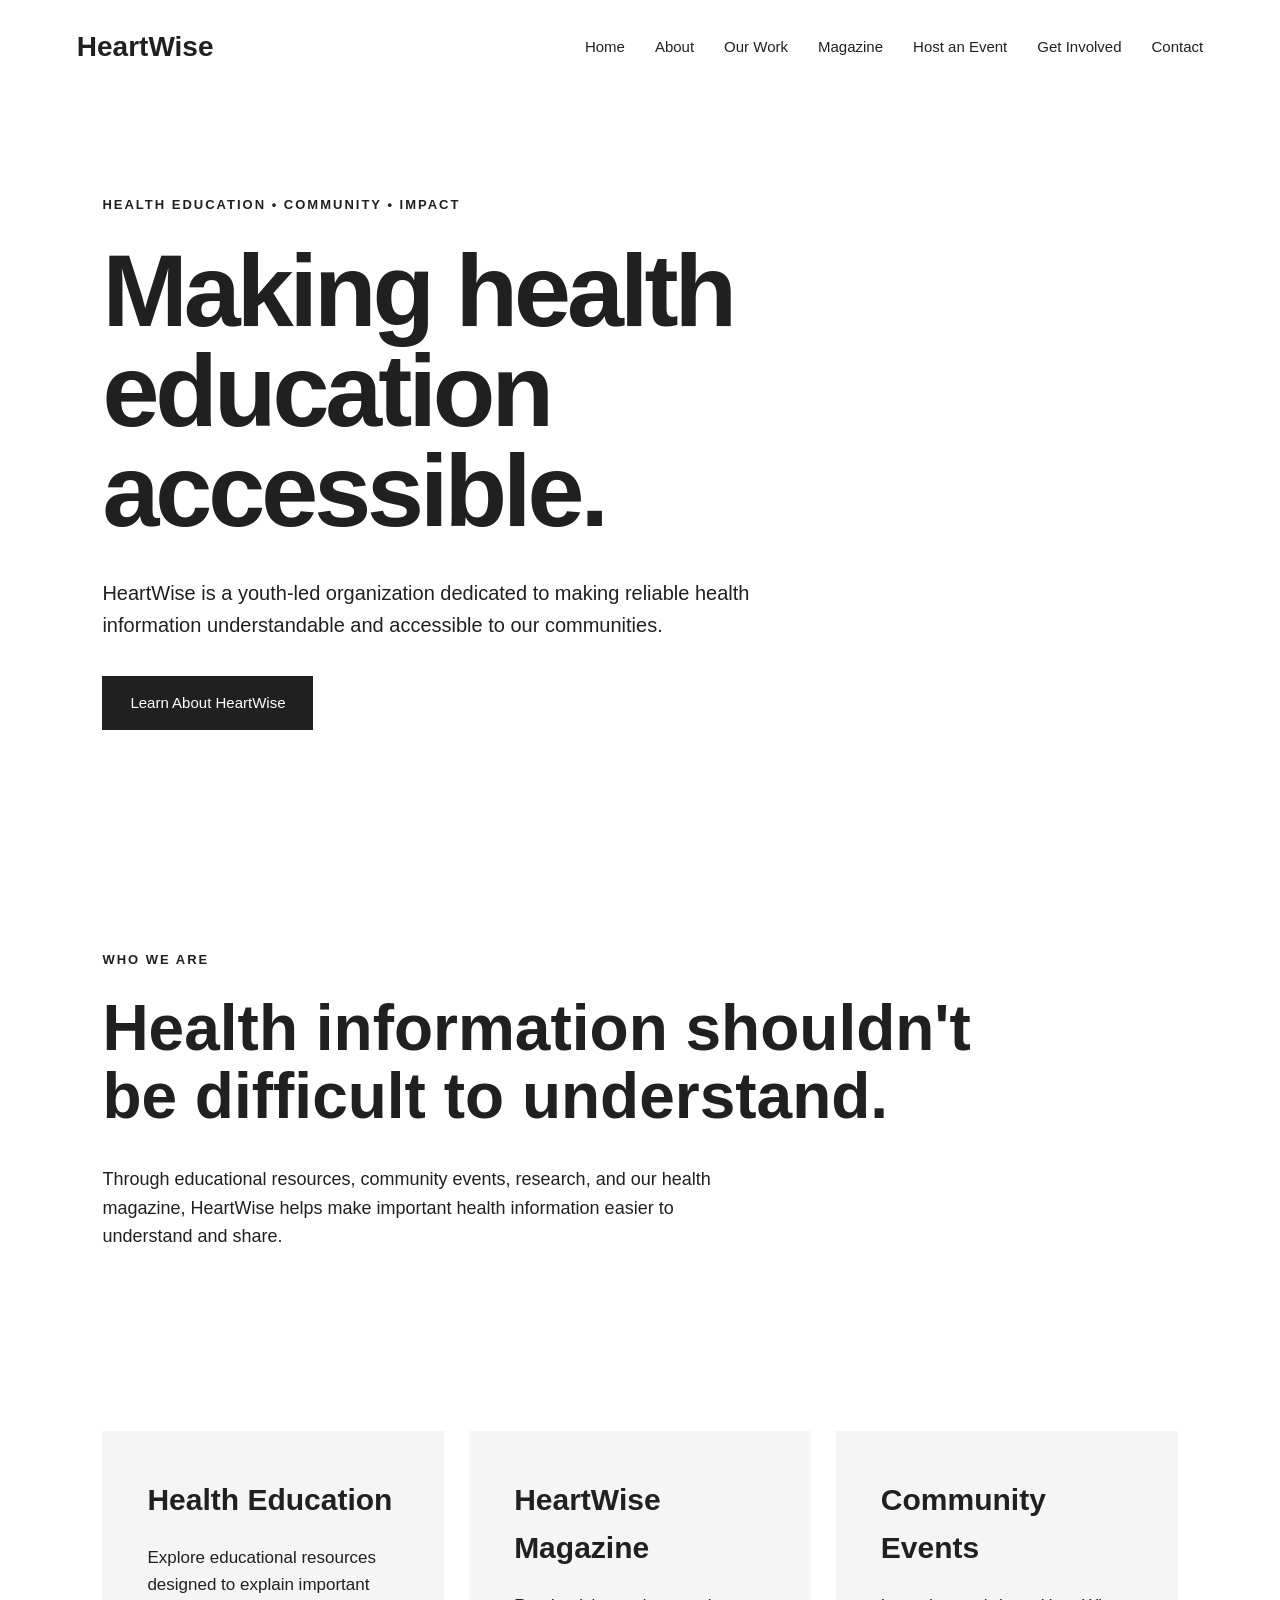
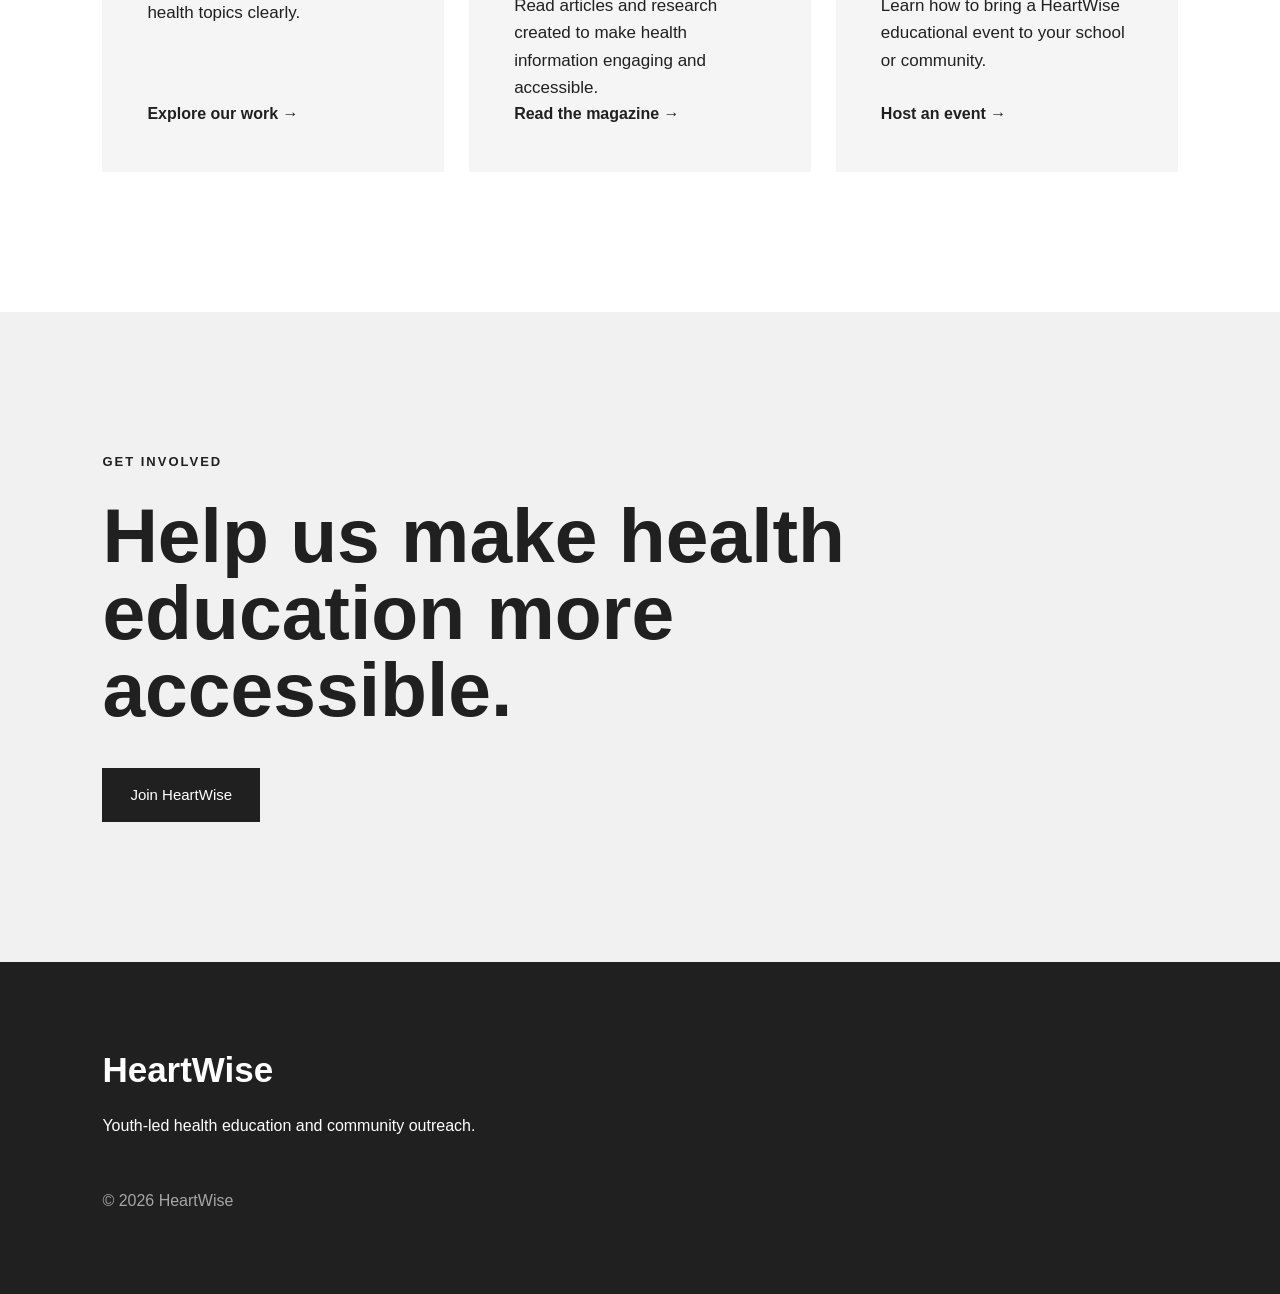
<file: index.html>
<!DOCTYPE html>
<html lang="en">

<head>
  <meta charset="UTF-8">
  <meta name="viewport" content="width=device-width, initial-scale=1.0">

  <title>HeartWise</title>

  <link rel="stylesheet" href="style.css">
</head>

<body>

 <header>
  <nav class="navbar">

    <a href="index.html" class="logo">HeartWise</a>

    <div class="nav-links">
      <a href="index.html">Home</a>
      <a href="about.html">About</a>
      <a href="work.html">Our Work</a>
      <a href="magazine.html">Magazine</a>
      <a href="host-event.html">Host an Event</a>
      <a href="get-involved.html">Get Involved</a>
      <a href="contact.html">Contact</a>
    </div>

  </nav>
</header>


  <main>

    <section class="hero">

      <div class="hero-content">

        <p class="eyebrow">
          HEALTH EDUCATION • COMMUNITY • IMPACT
        </p>

        <h1>
          Making health education accessible.
        </h1>

        <p class="hero-description">
          HeartWise is a youth-led organization dedicated to making
          reliable health information understandable and accessible
          to our communities.
        </p>

        <a href="about.html" class="button">
          Learn About HeartWise
        </a>

      </div>

    </section>


    <section class="intro">

      <p class="section-label">
        WHO WE ARE
      </p>

      <h2>
        Health information shouldn't be difficult to understand.
      </h2>

      <p>
        Through educational resources, community events, research,
        and our health magazine, HeartWise helps make important
        health information easier to understand and share.
      </p>

    </section>


    <section class="features">

      <div class="feature-card">

        <h3>Health Education</h3>

        <p>
          Explore educational resources designed to explain
          important health topics clearly.
        </p>

        <a href="work.html">
          Explore our work →
        </a>

      </div>


      <div class="feature-card">

        <h3>HeartWise Magazine</h3>

        <p>
          Read articles and research created to make health
          information engaging and accessible.
        </p>

        <a href="magazine.html">
          Read the magazine →
        </a>

      </div>


      <div class="feature-card">

        <h3>Community Events</h3>

        <p>
          Learn how to bring a HeartWise educational event
          to your school or community.
        </p>

        <a href="host-event.html">
          Host an event →
        </a>

      </div>

    </section>


    <section class="cta">

      <p class="section-label">
        GET INVOLVED
      </p>

      <h2>
        Help us make health education more accessible.
      </h2>

      <a href="get-involved.html" class="button">
        Join HeartWise
      </a>

    </section>

  </main>


  <footer>

    <div class="footer-content">

      <h2>HeartWise</h2>

      <p>
        Youth-led health education and community outreach.
      </p>

      <p class="copyright">
        © 2026 HeartWise
      </p>

    </div>

  </footer>

</body>

</html>
</file>
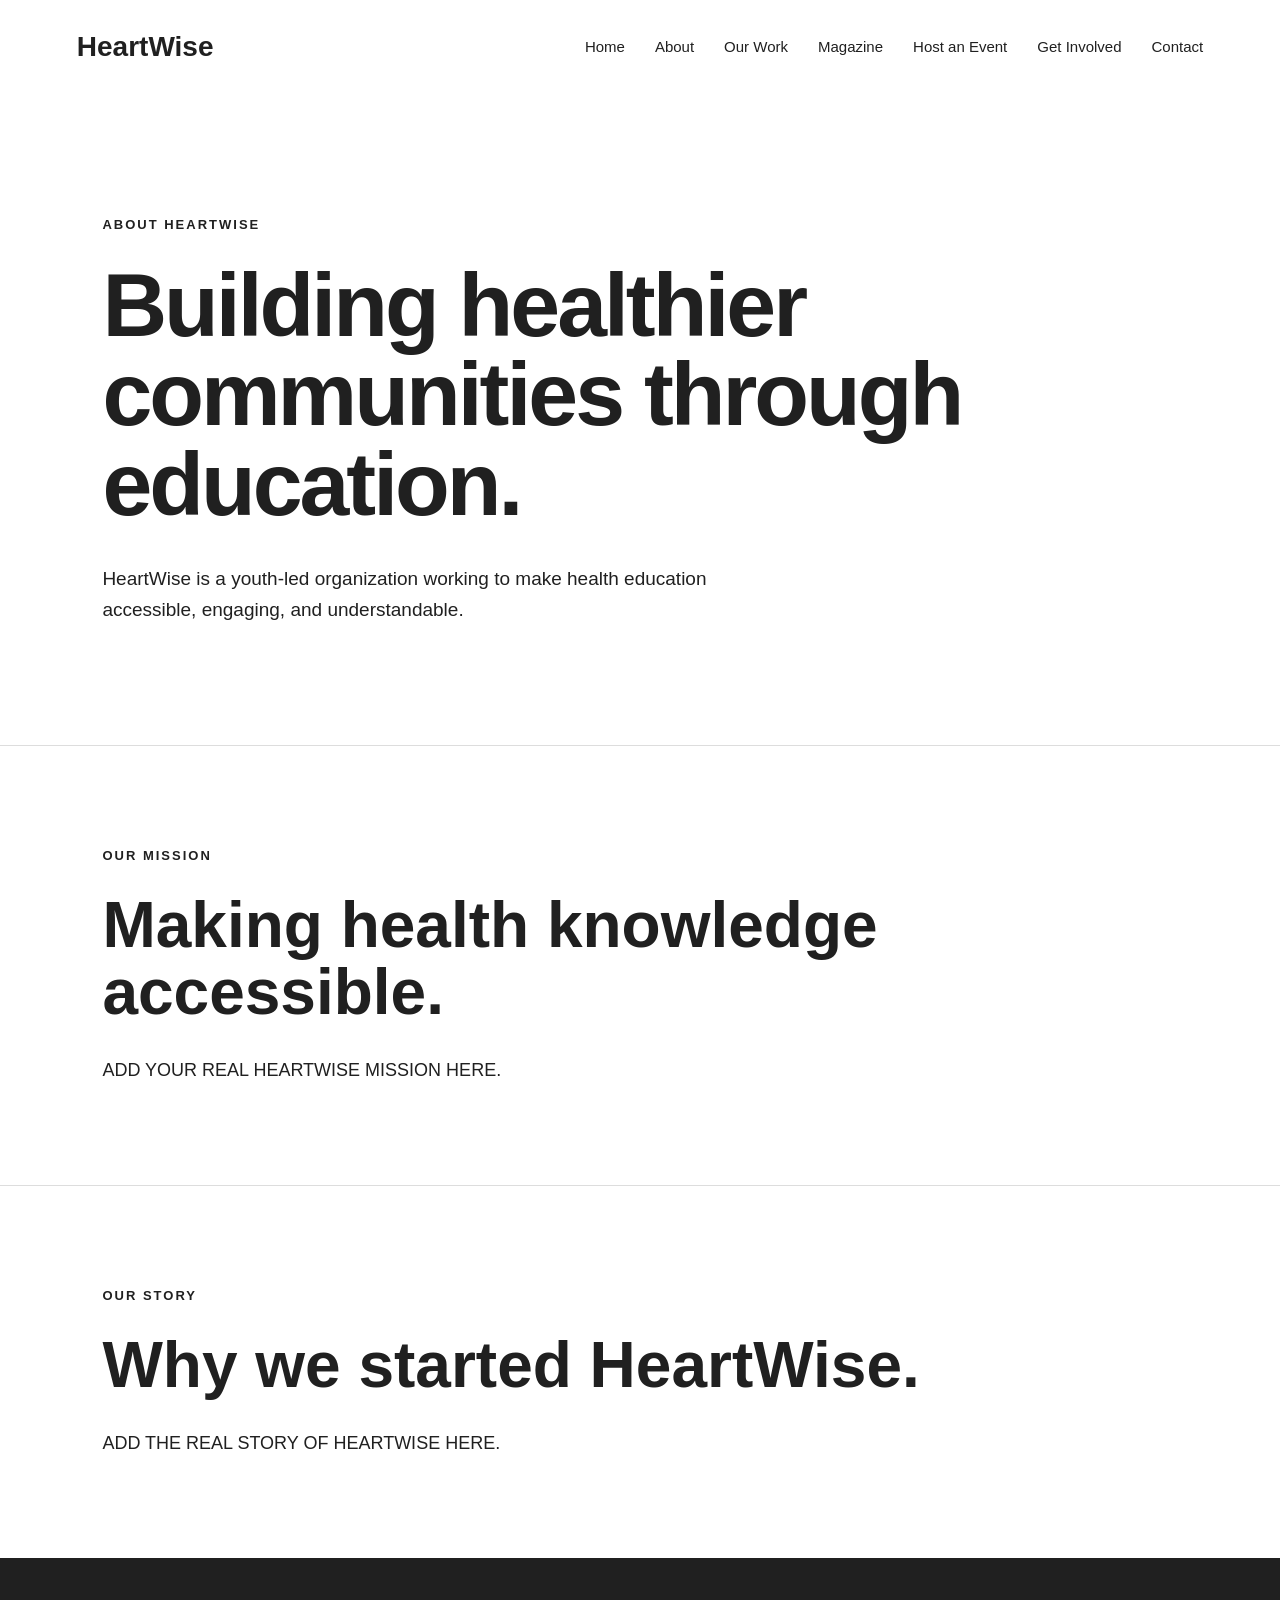
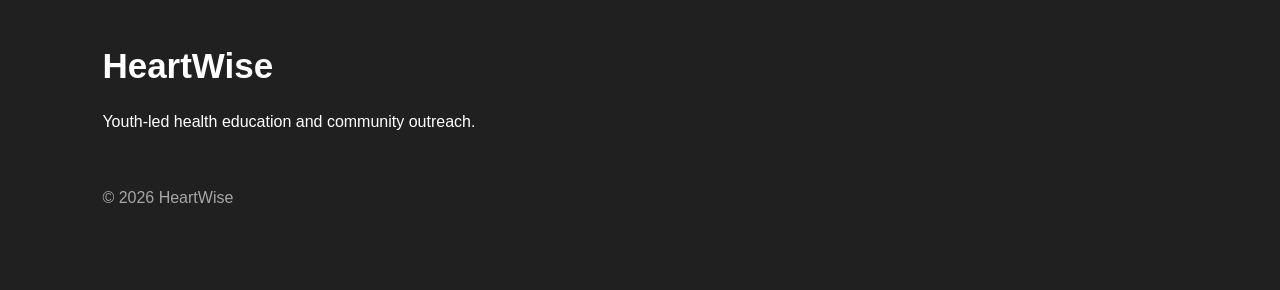
<file: about.html>
<!DOCTYPE html>
<html lang="en">

<head>

  <meta charset="UTF-8">
  <meta name="viewport" content="width=device-width, initial-scale=1.0">

  <title>About | HeartWise</title>

  <link rel="stylesheet" href="style.css">

</head>

<body>

 <header>
  <nav class="navbar">

    <a href="index.html" class="logo">HeartWise</a>

    <div class="nav-links">
      <a href="index.html">Home</a>
      <a href="about.html">About</a>
      <a href="work.html">Our Work</a>
      <a href="magazine.html">Magazine</a>
      <a href="host-event.html">Host an Event</a>
      <a href="get-involved.html">Get Involved</a>
      <a href="contact.html">Contact</a>
    </div>

  </nav>
</header>

  <main>

    <section class="page-hero">

      <p class="section-label">ABOUT HEARTWISE</p>

      <h1>
        Building healthier communities through education.
      </h1>

      <p>
        HeartWise is a youth-led organization working to make
        health education accessible, engaging, and understandable.
      </p>

    </section>


    <section class="about-section">

      <p class="section-label">OUR MISSION</p>

      <h2>
        Making health knowledge accessible.
      </h2>

      <p>
        ADD YOUR REAL HEARTWISE MISSION HERE.
      </p>

    </section>


    <section class="about-section">

      <p class="section-label">OUR STORY</p>

      <h2>
        Why we started HeartWise.
      </h2>

      <p>
        ADD THE REAL STORY OF HEARTWISE HERE.
      </p>

    </section>

  </main>


  <footer>

    <h2>HeartWise</h2>

    <p>
      Youth-led health education and community outreach.
    </p>

    <p class="copyright">
      © 2026 HeartWise
    </p>

  </footer>

</body>

</html>
</file>
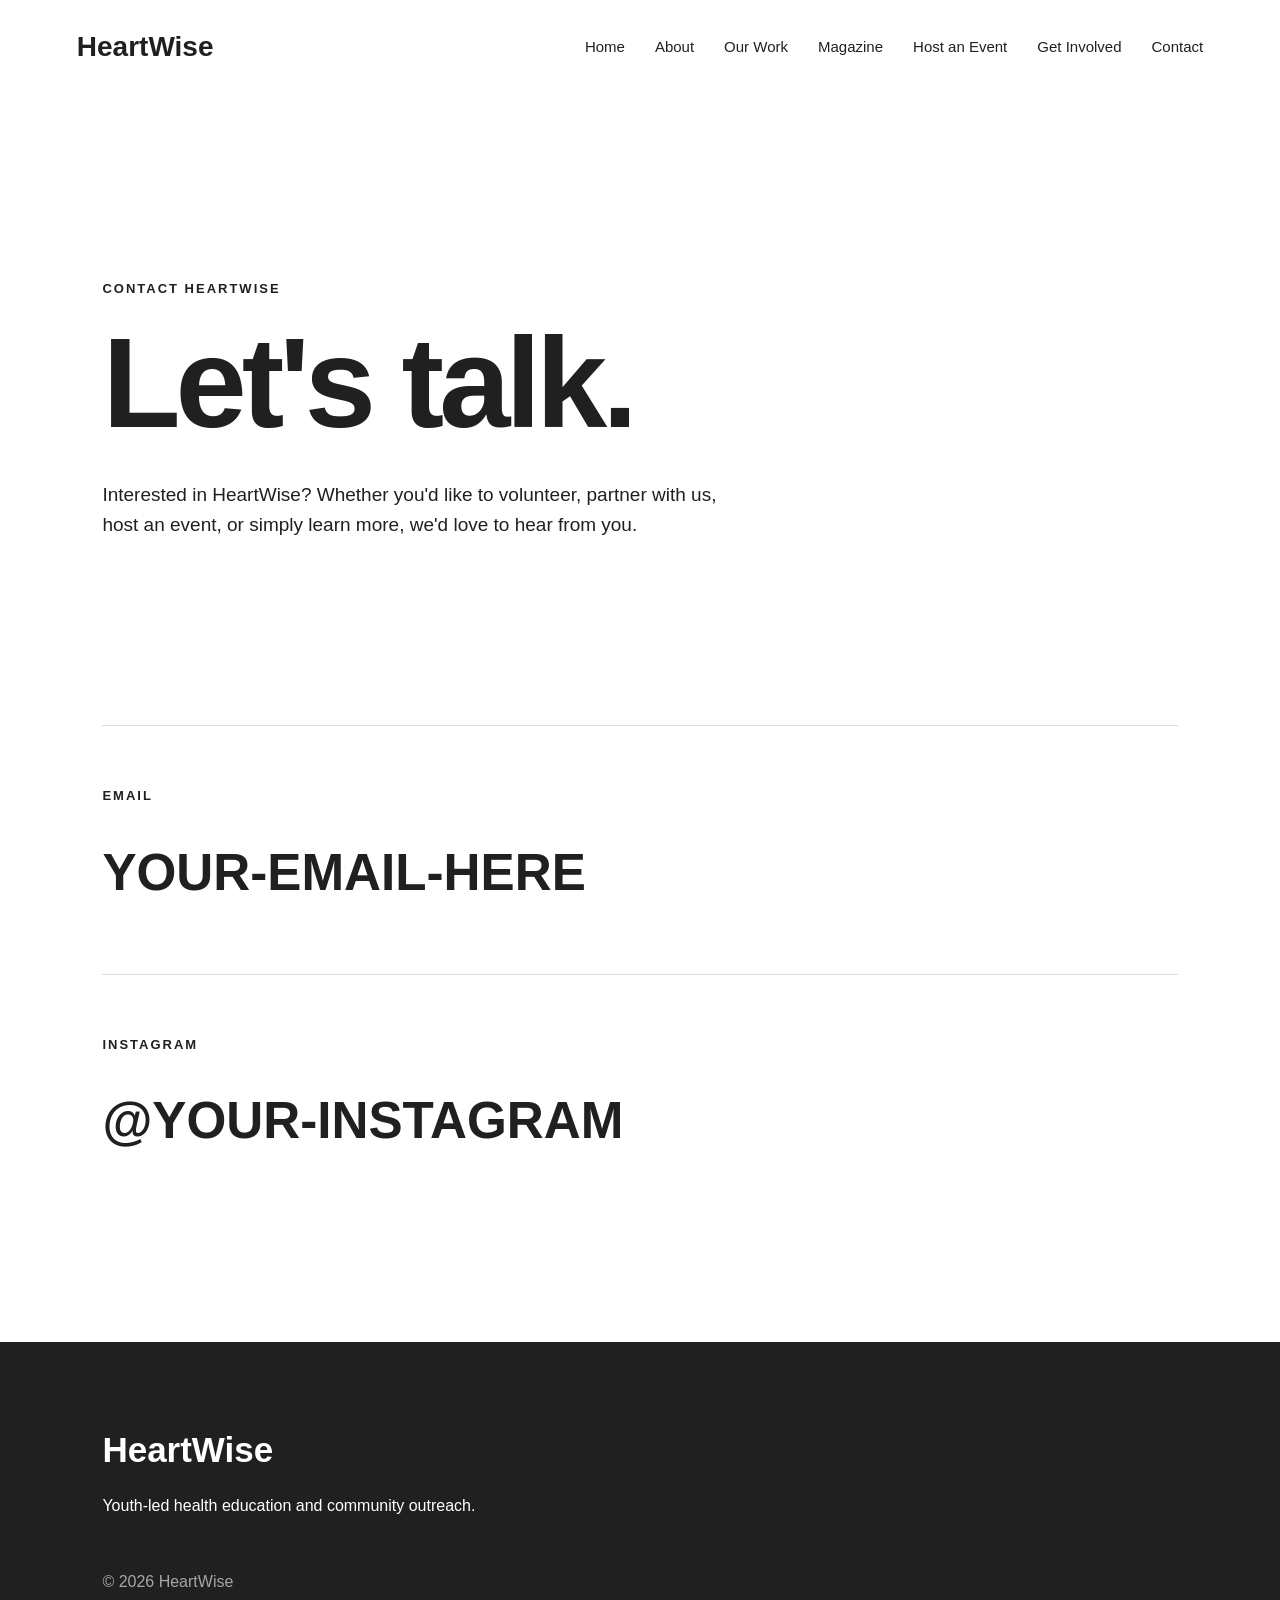
<file: contact.html>
<!DOCTYPE html>
<html lang="en">

<head>
  <meta charset="UTF-8">
  <meta name="viewport" content="width=device-width, initial-scale=1.0">

  <title>Contact | HeartWise</title>

  <link rel="stylesheet" href="style.css">
</head>

<body>

  <!-- NAVIGATION -->
  <header>
    <nav class="navbar">

      <a href="index.html" class="logo">HeartWise</a>

      <div class="nav-links">
        <a href="index.html">Home</a>
        <a href="about.html">About</a>
        <a href="work.html">Our Work</a>
        <a href="magazine.html">Magazine</a>
        <a href="host-event.html">Host an Event</a>
        <a href="get-involved.html">Get Involved</a>
        <a href="contact.html">Contact</a>
      </div>

    </nav>
  </header>


  <main>

    <section class="contact-hero">

      <p class="section-label">CONTACT HEARTWISE</p>

      <h1>Let's talk.</h1>

      <p>
        Interested in HeartWise? Whether you'd like to volunteer,
        partner with us, host an event, or simply learn more,
        we'd love to hear from you.
      </p>

    </section>


    <section class="contact-info">

      <div class="contact-item">

        <p class="section-label">EMAIL</p>

        <h2>
          <a href="mailto:YOUR-EMAIL-HERE">
            YOUR-EMAIL-HERE
          </a>
        </h2>

      </div>


      <div class="contact-item">

        <p class="section-label">INSTAGRAM</p>

        <h2>
          <a href="#">
            @YOUR-INSTAGRAM
          </a>
        </h2>

      </div>

    </section>

  </main>


  <footer>

    <h2>HeartWise</h2>

    <p>Youth-led health education and community outreach.</p>

    <p class="copyright">© 2026 HeartWise</p>

  </footer>

</body>
</html>
</file>
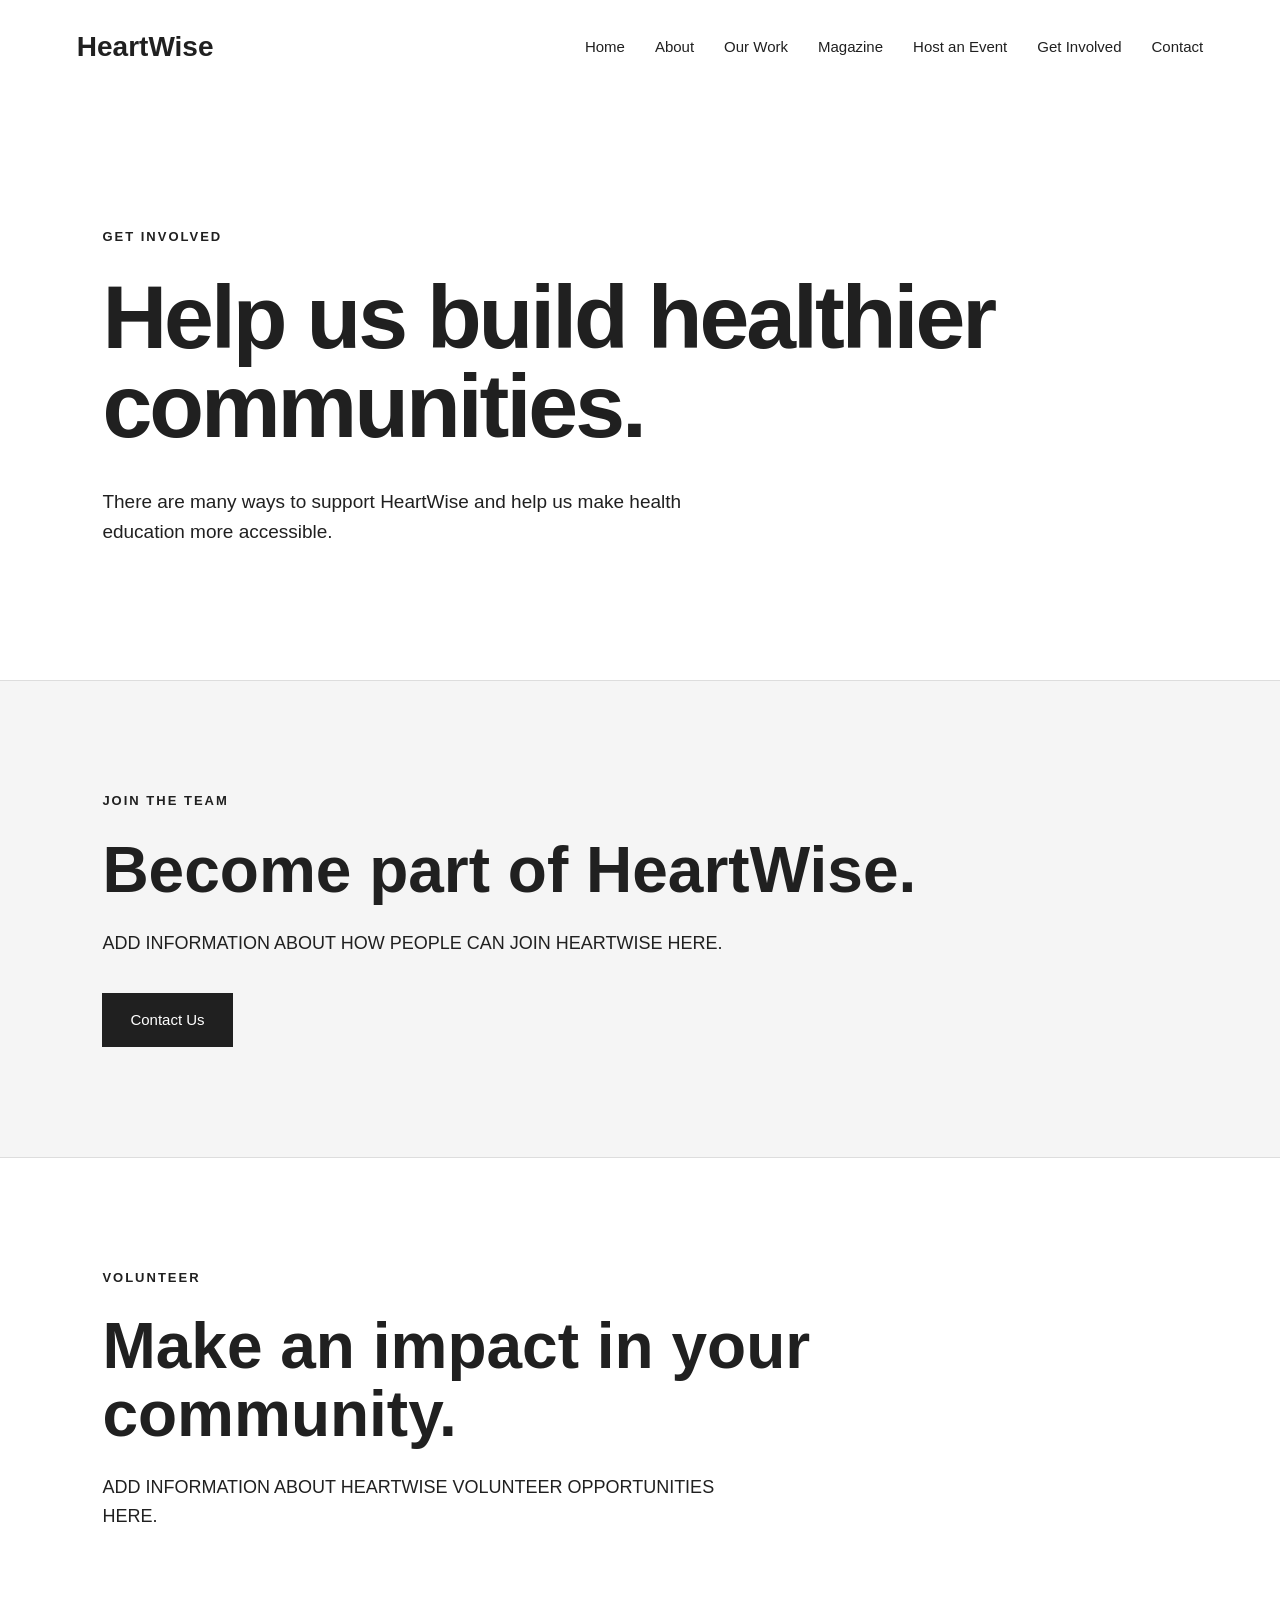
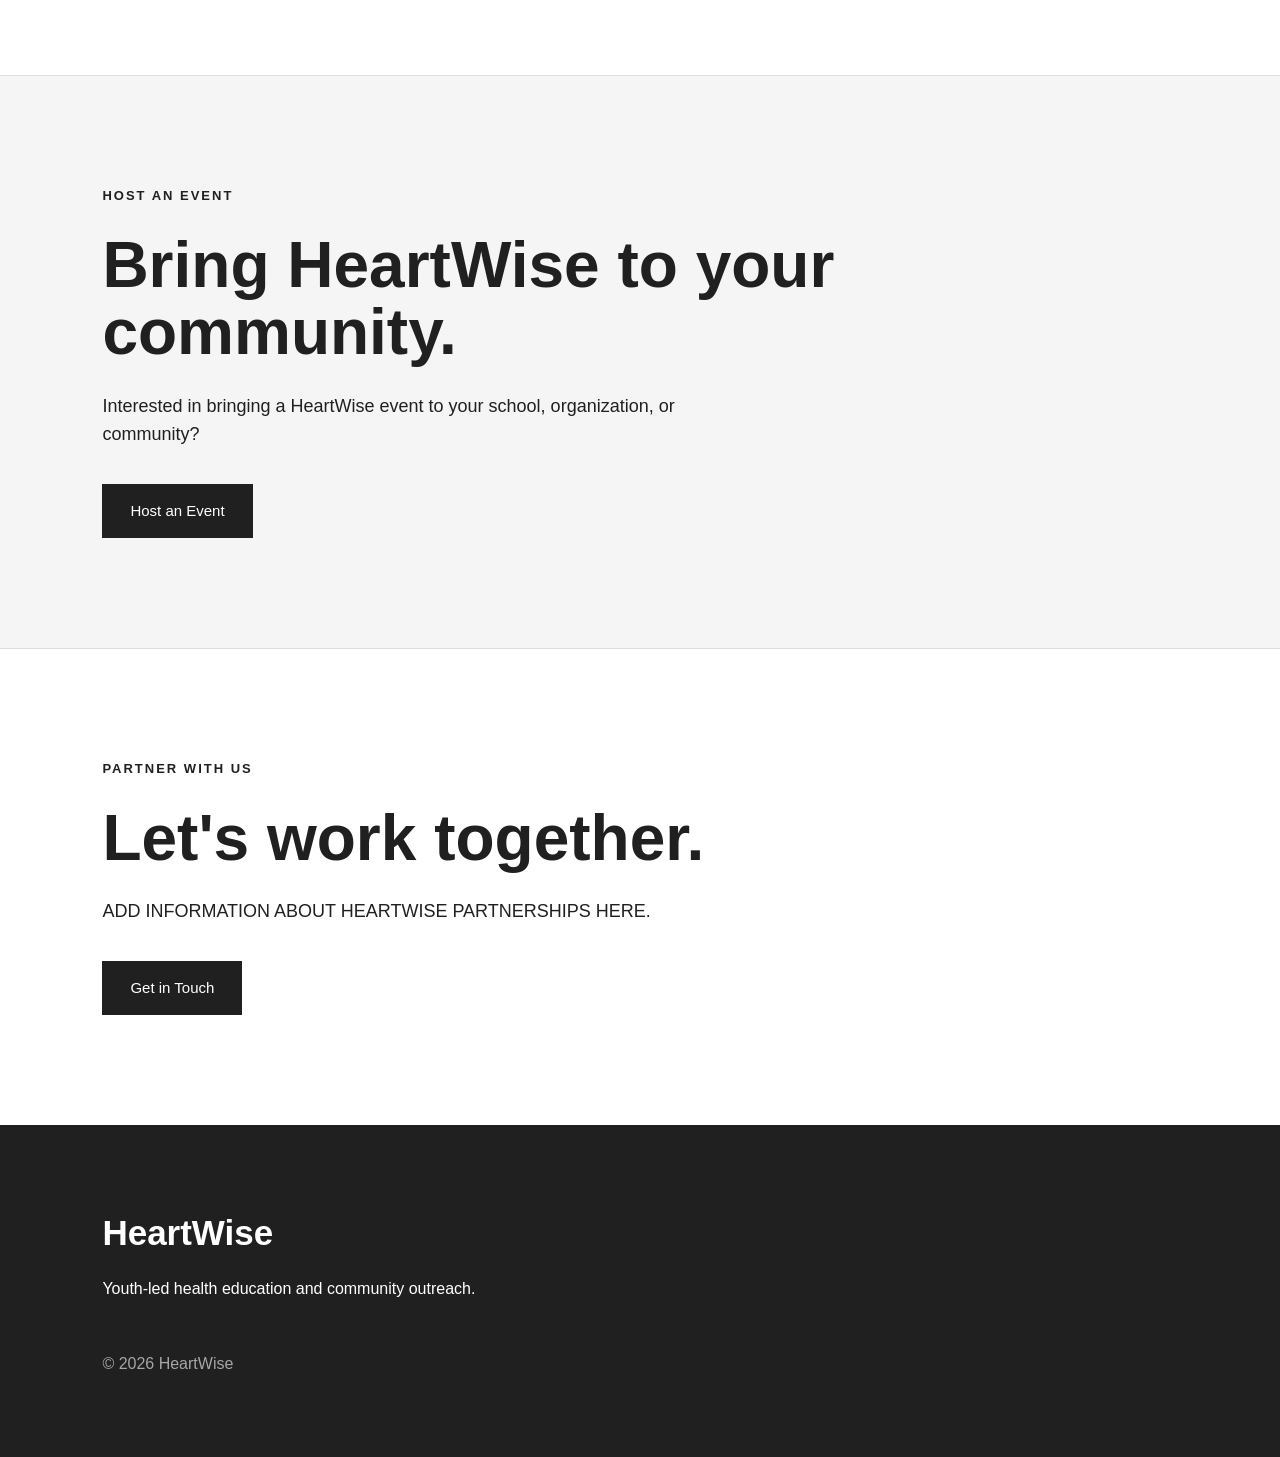
<file: get-involved.html>
<!DOCTYPE html>
<html lang="en">

<head>
  <meta charset="UTF-8">
  <meta name="viewport" content="width=device-width, initial-scale=1.0">

  <title>Get Involved | HeartWise</title>

  <link rel="stylesheet" href="style.css">
</head>

<body>

  <!-- NAVIGATION -->
  <header>
    <nav class="navbar">

      <a href="index.html" class="logo">HeartWise</a>

      <div class="nav-links">
        <a href="index.html">Home</a>
        <a href="about.html">About</a>
        <a href="work.html">Our Work</a>
        <a href="magazine.html">Magazine</a>
        <a href="host-event.html">Host an Event</a>
        <a href="get-involved.html">Get Involved</a>
        <a href="contact.html">Contact</a>
      </div>

    </nav>
  </header>


  <main>

    <!-- INTRO -->
    <section class="page-hero">

      <p class="section-label">GET INVOLVED</p>

      <h1>
        Help us build healthier communities.
      </h1>

      <p>
        There are many ways to support HeartWise and help us
        make health education more accessible.
      </p>

    </section>


    <!-- JOIN -->
    <section class="involvement-section">

      <p class="section-label">JOIN THE TEAM</p>

      <h2>Become part of HeartWise.</h2>

      <p>
        ADD INFORMATION ABOUT HOW PEOPLE CAN JOIN HEARTWISE HERE.
      </p>

      <a href="contact.html" class="button">
        Contact Us
      </a>

    </section>


    <!-- VOLUNTEER -->
    <section class="involvement-section">

      <p class="section-label">VOLUNTEER</p>

      <h2>Make an impact in your community.</h2>

      <p>
        ADD INFORMATION ABOUT HEARTWISE VOLUNTEER OPPORTUNITIES HERE.
      </p>

    </section>


    <!-- HOST -->
    <section class="involvement-section">

      <p class="section-label">HOST AN EVENT</p>

      <h2>Bring HeartWise to your community.</h2>

      <p>
        Interested in bringing a HeartWise event to your school,
        organization, or community?
      </p>

      <a href="host-event.html" class="button">
        Host an Event
      </a>

    </section>


    <!-- PARTNER -->
    <section class="involvement-section">

      <p class="section-label">PARTNER WITH US</p>

      <h2>Let's work together.</h2>

      <p>
        ADD INFORMATION ABOUT HEARTWISE PARTNERSHIPS HERE.
      </p>

      <a href="contact.html" class="button">
        Get in Touch
      </a>

    </section>

  </main>


  <footer>

    <h2>HeartWise</h2>

    <p>Youth-led health education and community outreach.</p>

    <p class="copyright">© 2026 HeartWise</p>

  </footer>

</body>
</html>
</file>
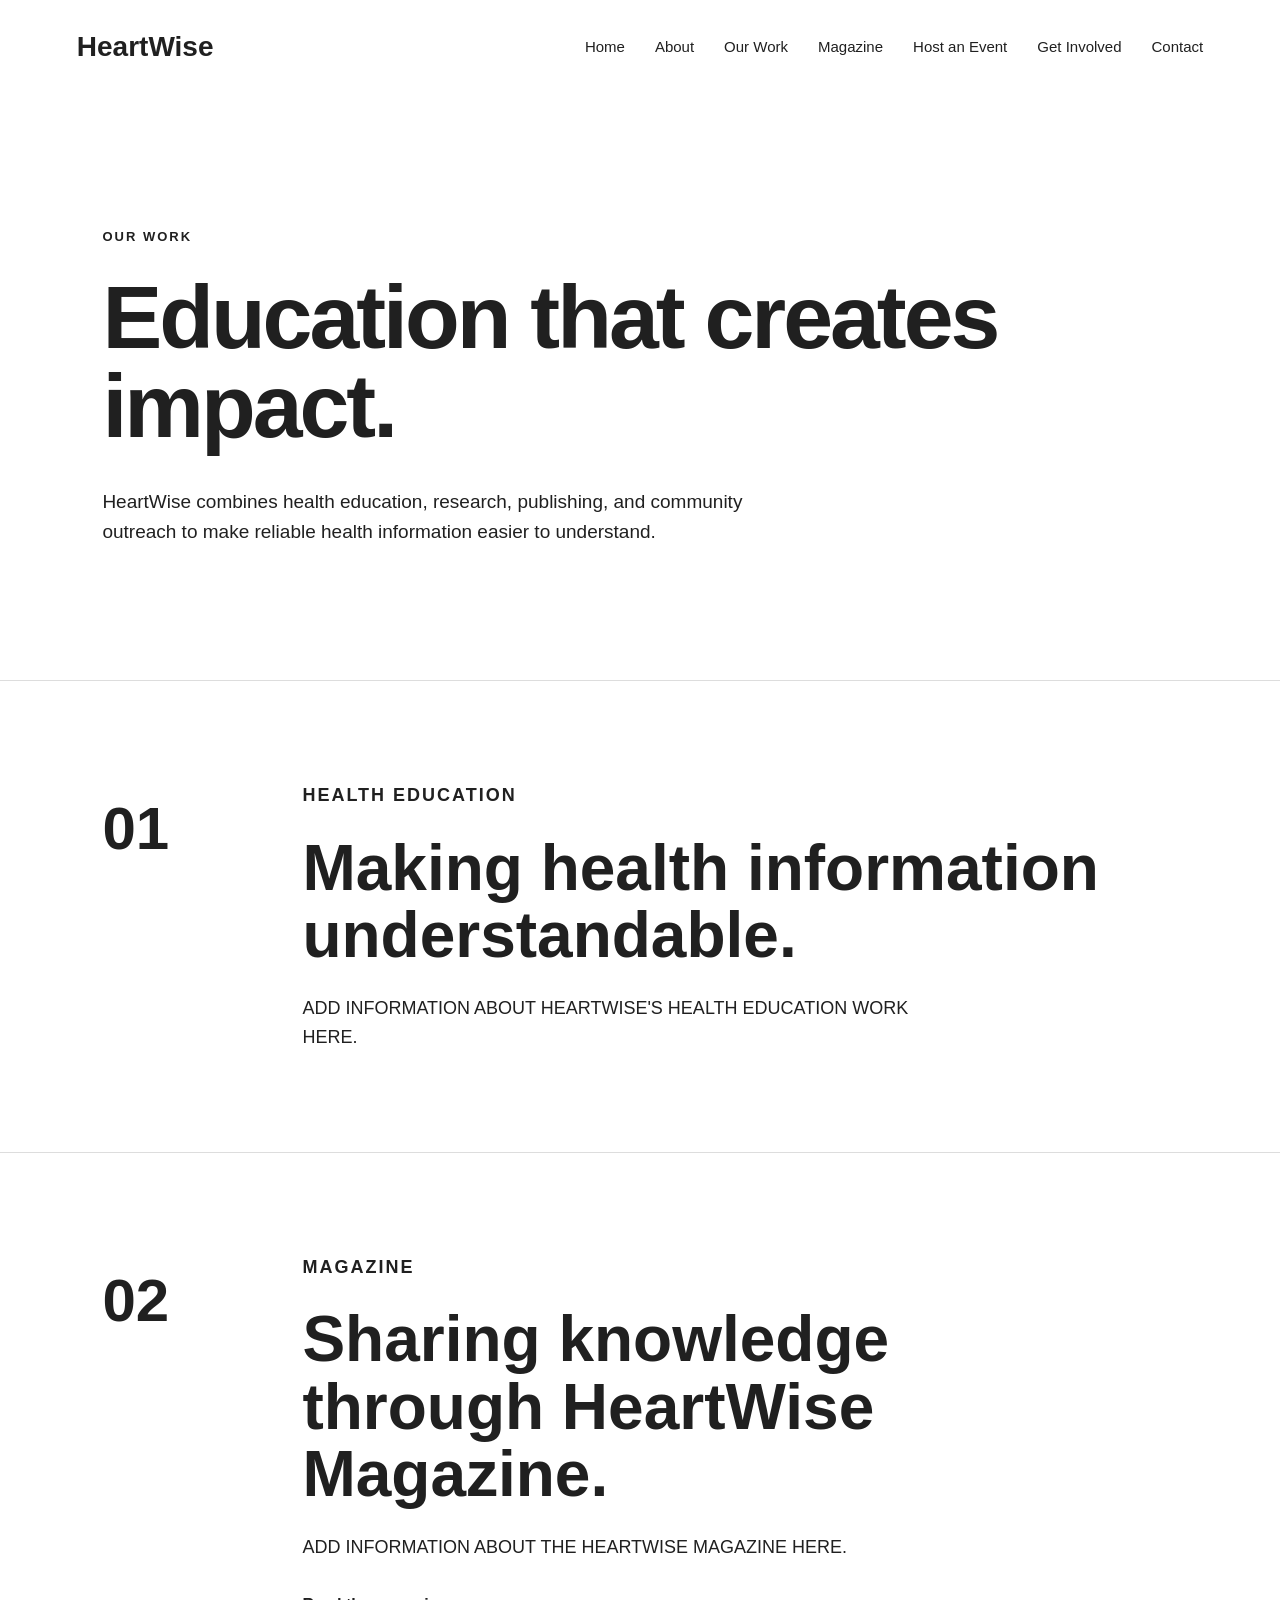
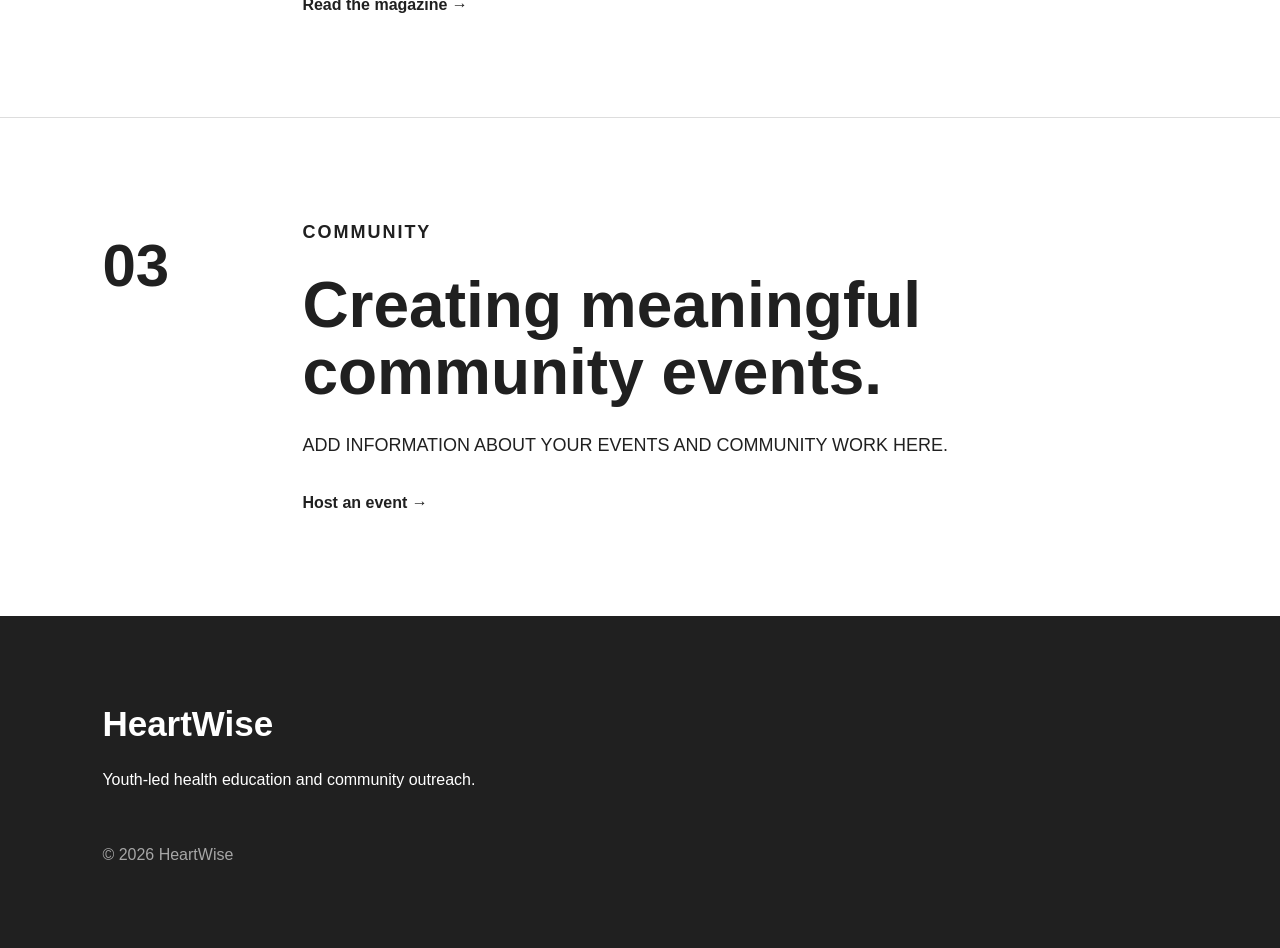
<file: work.html>
<!DOCTYPE html>
<html lang="en">

<head>
  <meta charset="UTF-8">
  <meta name="viewport" content="width=device-width, initial-scale=1.0">
  <title>Our Work | HeartWise</title>
  <link rel="stylesheet" href="style.css">
</head>

<body>

  <!-- NAVIGATION -->
  <header>
    <nav class="navbar">

      <a href="index.html" class="logo">HeartWise</a>

      <div class="nav-links">
        <a href="index.html">Home</a>
        <a href="about.html">About</a>
        <a href="work.html">Our Work</a>
        <a href="magazine.html">Magazine</a>
        <a href="host-event.html">Host an Event</a>
        <a href="get-involved.html">Get Involved</a>
        <a href="contact.html">Contact</a>
      </div>

    </nav>
  </header>


  <main>

    <!-- PAGE INTRO -->
    <section class="page-hero">

      <p class="section-label">OUR WORK</p>

      <h1>
        Education that creates impact.
      </h1>

      <p>
        HeartWise combines health education, research, publishing,
        and community outreach to make reliable health information
        easier to understand.
      </p>

    </section>


    <!-- WORK 01 -->
    <section class="work-section">

      <p class="work-number">01</p>

      <div>
        <p class="section-label">HEALTH EDUCATION</p>

        <h2>Making health information understandable.</h2>

        <p>
          ADD INFORMATION ABOUT HEARTWISE'S HEALTH EDUCATION WORK HERE.
        </p>
      </div>

    </section>


    <!-- WORK 02 -->
    <section class="work-section">

      <p class="work-number">02</p>

      <div>
        <p class="section-label">MAGAZINE</p>

        <h2>Sharing knowledge through HeartWise Magazine.</h2>

        <p>
          ADD INFORMATION ABOUT THE HEARTWISE MAGAZINE HERE.
        </p>

        <a href="magazine.html" class="text-link">
          Read the magazine →
        </a>
      </div>

    </section>


    <!-- WORK 03 -->
    <section class="work-section">

      <p class="work-number">03</p>

      <div>
        <p class="section-label">COMMUNITY</p>

        <h2>Creating meaningful community events.</h2>

        <p>
          ADD INFORMATION ABOUT YOUR EVENTS AND COMMUNITY WORK HERE.
        </p>

        <a href="host-event.html" class="text-link">
          Host an event →
        </a>
      </div>

    </section>

  </main>


  <footer>

    <h2>HeartWise</h2>

    <p>Youth-led health education and community outreach.</p>

    <p class="copyright">© 2026 HeartWise</p>

  </footer>

</body>
</html>
</file>
<file: style.css>
* {
  margin: 0;
  padding: 0;
  box-sizing: border-box;
}

html {
  scroll-behavior: smooth;
}

body {
  font-family: Arial, Helvetica, sans-serif;
  color: #202020;
  background: #ffffff;
  line-height: 1.6;
}


/* ---------------- NAVBAR ---------------- */

.navbar {
  width: 100%;
  padding: 25px 6%;

  display: flex;
  justify-content: space-between;
  align-items: center;

  background: white;
}

.logo {
  font-size: 28px;
  font-weight: 700;
  text-decoration: none;
  color: #202020;
}

.nav-links {
  display: flex;
  gap: 30px;
}

.nav-links a {
  text-decoration: none;
  color: #202020;
  font-size: 15px;
  transition: opacity 0.2s;
}

.nav-links a:hover {
  opacity: 0.6;
}


/* ---------------- HERO ---------------- */

.hero {
  min-height: 80vh;

  display: flex;
  align-items: center;

  padding: 100px 8%;
}

.hero-content {
  max-width: 900px;
}

.eyebrow,
.section-label {
  font-size: 13px;
  letter-spacing: 2px;
  font-weight: bold;
  margin-bottom: 25px;
}

.hero h1 {
  font-size: clamp(55px, 8vw, 105px);
  line-height: 0.98;
  letter-spacing: -4px;
  margin-bottom: 35px;
}

.hero-description {
  max-width: 650px;
  font-size: 20px;
  margin-bottom: 35px;
}


/* ---------------- BUTTON ---------------- */

.button {
  display: inline-block;

  padding: 15px 28px;

  background: #202020;
  color: white;

  text-decoration: none;

  font-size: 15px;

  transition: transform 0.2s;
}

.button:hover {
  transform: translateY(-2px);
}


/* ---------------- INTRO ---------------- */

.intro {
  padding: 120px 8%;
  max-width: 1200px;
}

.intro h2 {
  max-width: 900px;

  font-size: clamp(40px, 5vw, 70px);
  line-height: 1.05;

  margin-bottom: 35px;
}

.intro > p:last-child {
  max-width: 650px;
  font-size: 18px;
}


/* ---------------- FEATURES ---------------- */

.features {
  display: grid;
  grid-template-columns: repeat(3, 1fr);

  gap: 25px;

  padding: 60px 8% 140px;
}

.feature-card {
  padding: 45px;

  background: #f5f5f5;

  min-height: 330px;

  display: flex;
  flex-direction: column;
}

.feature-card h3 {
  font-size: 30px;
  margin-bottom: 20px;
}

.feature-card p {
  font-size: 17px;
}

.feature-card a {
  margin-top: auto;

  text-decoration: none;
  color: #202020;

  font-weight: bold;
}


/* ---------------- CTA ---------------- */

.cta {
  padding: 140px 8%;
  background: #f1f1f1;
}

.cta h2 {
  max-width: 800px;

  font-size: clamp(45px, 6vw, 80px);

  line-height: 1;

  margin-bottom: 40px;
}


/* ---------------- FOOTER ---------------- */

footer {
  background: #202020;
  color: white;

  padding: 80px 8%;
}

footer h2 {
  font-size: 35px;
  margin-bottom: 15px;
}

.copyright {
  margin-top: 50px;
  opacity: 0.6;
}

/* ---------------- PAGE HERO ---------------- */

.page-hero {
  padding: 120px 8%;
  min-height: 65vh;

  display: flex;
  flex-direction: column;
  justify-content: center;
}

.page-hero h1 {
  max-width: 1000px;

  font-size: clamp(50px, 7vw, 95px);
  line-height: 1;
  letter-spacing: -3px;

  margin-bottom: 35px;
}

.page-hero > p:last-child {
  max-width: 650px;
  font-size: 19px;
}


/* ---------------- ABOUT ---------------- */

.about-section {
  padding: 100px 8%;
  border-top: 1px solid #ddd;
}

.about-section h2 {
  max-width: 850px;

  font-size: clamp(40px, 5vw, 70px);
  line-height: 1.05;

  margin-bottom: 30px;
}

.about-section > p:last-child {
  max-width: 700px;
  font-size: 18px;
}


/* ---------------- MAGAZINE ---------------- */

.magazine-section {
  padding: 100px 8%;
  background: #f5f5f5;
}

.magazine-section h2 {
  font-size: clamp(40px, 5vw, 70px);
  margin-bottom: 50px;
}


/* ---------------- EVENT PAGE ---------------- */

.event-guide {
  padding: 100px 8%;
  background: #f5f5f5;
}

.event-guide h2 {
  font-size: clamp(40px, 5vw, 70px);
  margin-bottom: 20px;
}

.event-description {
  max-width: 600px;
  font-size: 18px;
  margin-bottom: 50px;
}


/* ---------------- PDF VIEWER ---------------- */

.pdf-container {
  width: 100%;
  height: 800px;

  background: #ddd;
  overflow: hidden;
}

.pdf-container iframe {
  width: 100%;
  height: 100%;
  border: none;
}
/* ---------------- OUR WORK ---------------- */

.work-section {
  padding: 100px 8%;
  border-top: 1px solid #ddd;

  display: grid;
  grid-template-columns: 150px 1fr;
  gap: 50px;
}

.work-number {
  font-size: 60px;
  font-weight: bold;
}

.work-section h2 {
  max-width: 800px;
  font-size: clamp(40px, 5vw, 70px);
  line-height: 1.05;
  margin-bottom: 25px;
}

.work-section div > p {
  max-width: 650px;
  font-size: 18px;
}

.text-link {
  display: inline-block;
  margin-top: 30px;

  color: #202020;
  text-decoration: none;
  font-weight: bold;
}


/* ---------------- GET INVOLVED ---------------- */

.involvement-section {
  padding: 110px 8%;
  border-top: 1px solid #ddd;
}

.involvement-section:nth-child(even) {
  background: #f5f5f5;
}

.involvement-section h2 {
  max-width: 850px;

  font-size: clamp(40px, 5vw, 70px);
  line-height: 1.05;

  margin-bottom: 25px;
}

.involvement-section > p:not(.section-label) {
  max-width: 650px;
  font-size: 18px;
  margin-bottom: 35px;
}


/* ---------------- CONTACT ---------------- */

.contact-hero {
  min-height: 70vh;

  padding: 120px 8%;

  display: flex;
  flex-direction: column;
  justify-content: center;
}

.contact-hero h1 {
  font-size: clamp(70px, 10vw, 140px);
  line-height: 0.9;
  letter-spacing: -5px;

  margin-bottom: 40px;
}

.contact-hero > p:last-child {
  max-width: 650px;
  font-size: 19px;
}

.contact-info {
  padding: 0 8% 120px;
}

.contact-item {
  padding: 60px 0;
  border-top: 1px solid #ddd;
}

.contact-item h2 {
  font-size: clamp(30px, 4vw, 55px);
}

.contact-item a {
  color: #202020;
  text-decoration: none;
}

.contact-item a:hover {
  opacity: 0.6;
}
/* ---------------- MOBILE ---------------- */

@media (max-width: 800px) {

  .nav-links {
    display: none;
  }

  .hero {
    min-height: 70vh;
  }

  .hero h1 {
    letter-spacing: -2px;
  }

  .features {
    grid-template-columns: 1fr;
  }

}
</file>
